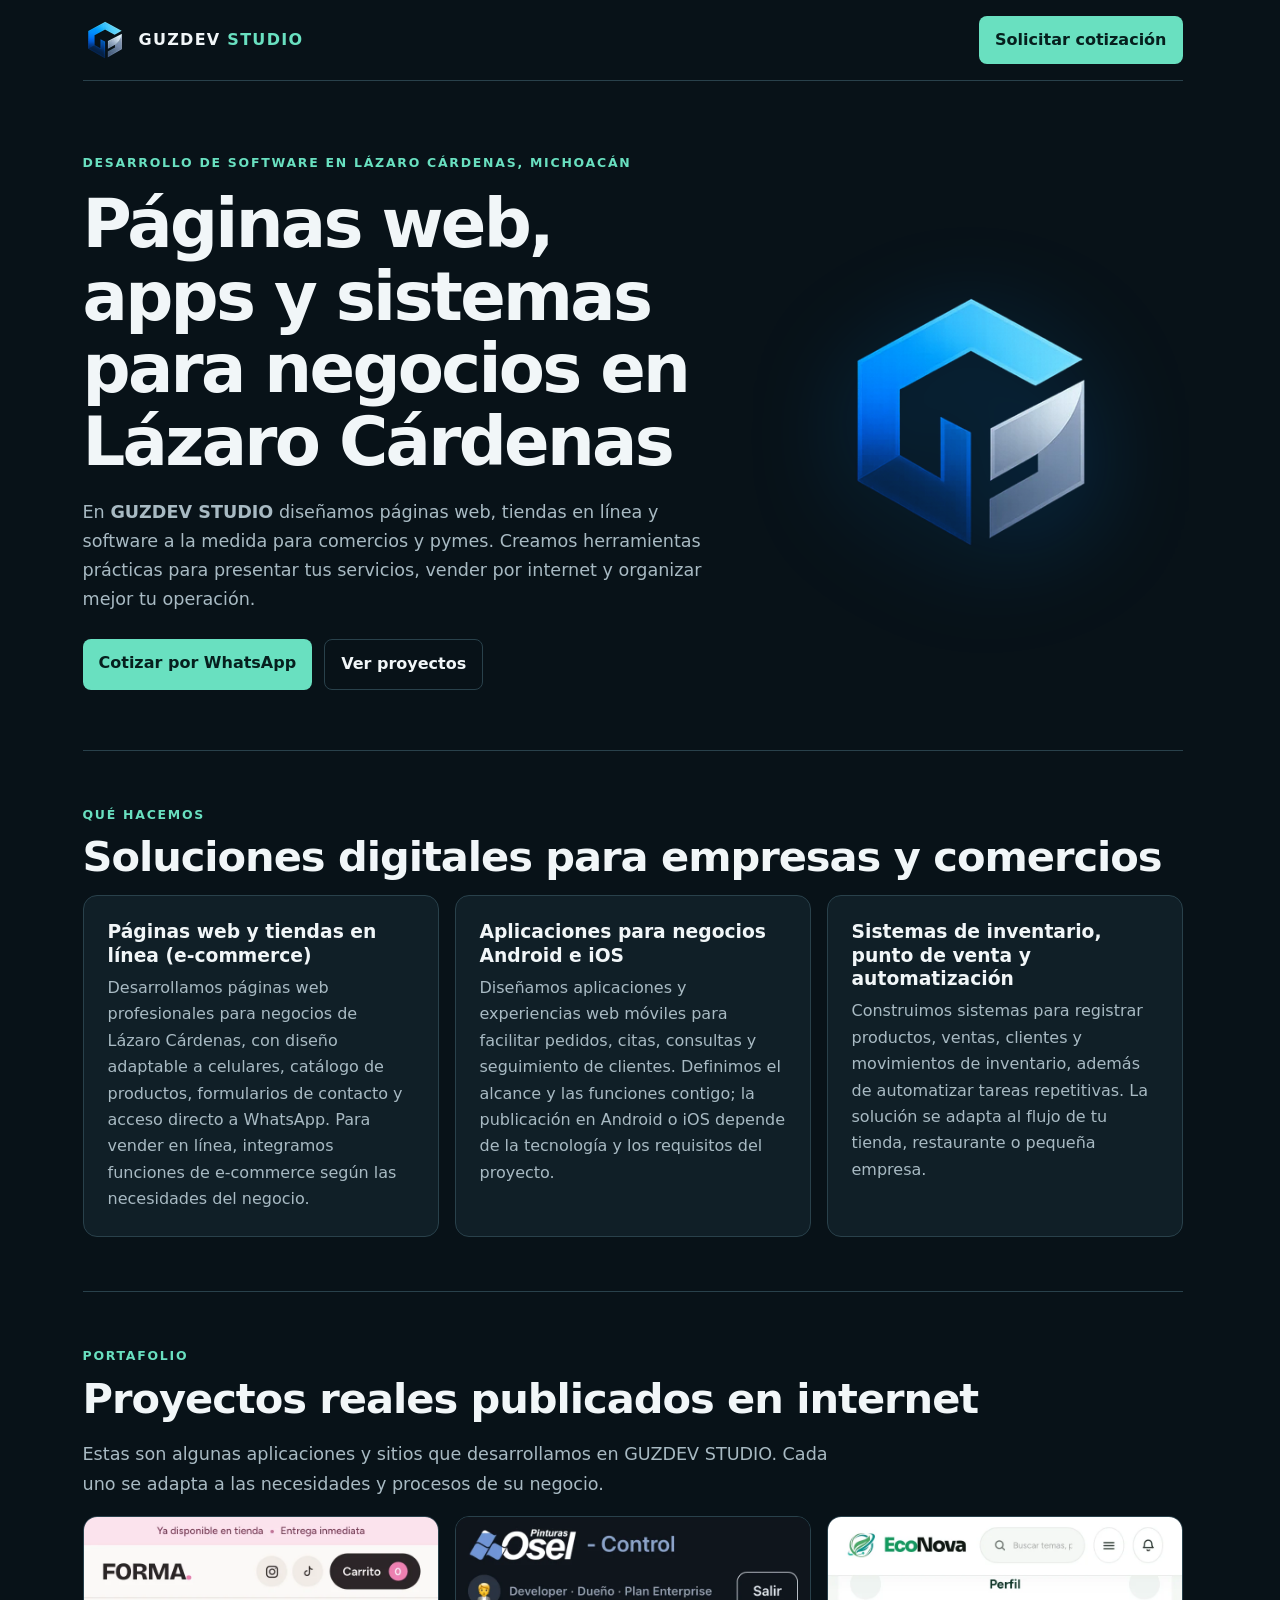
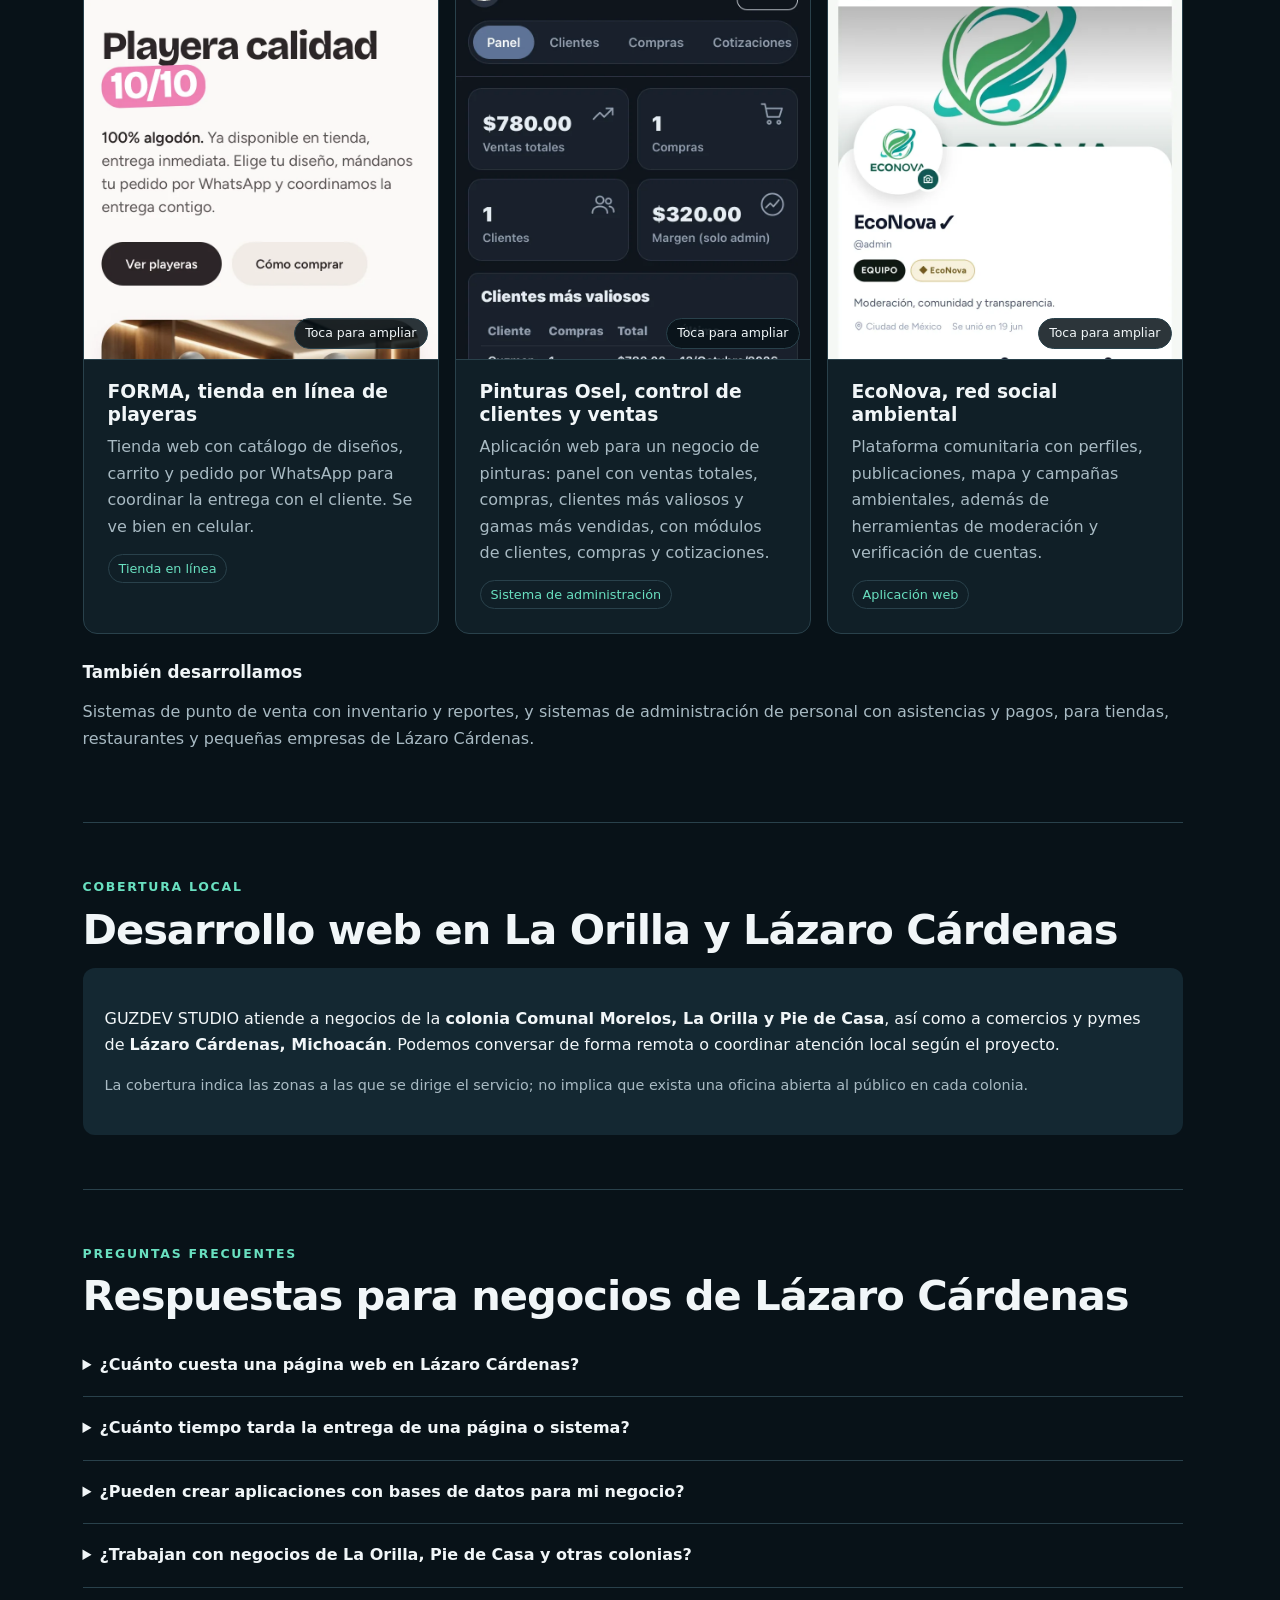
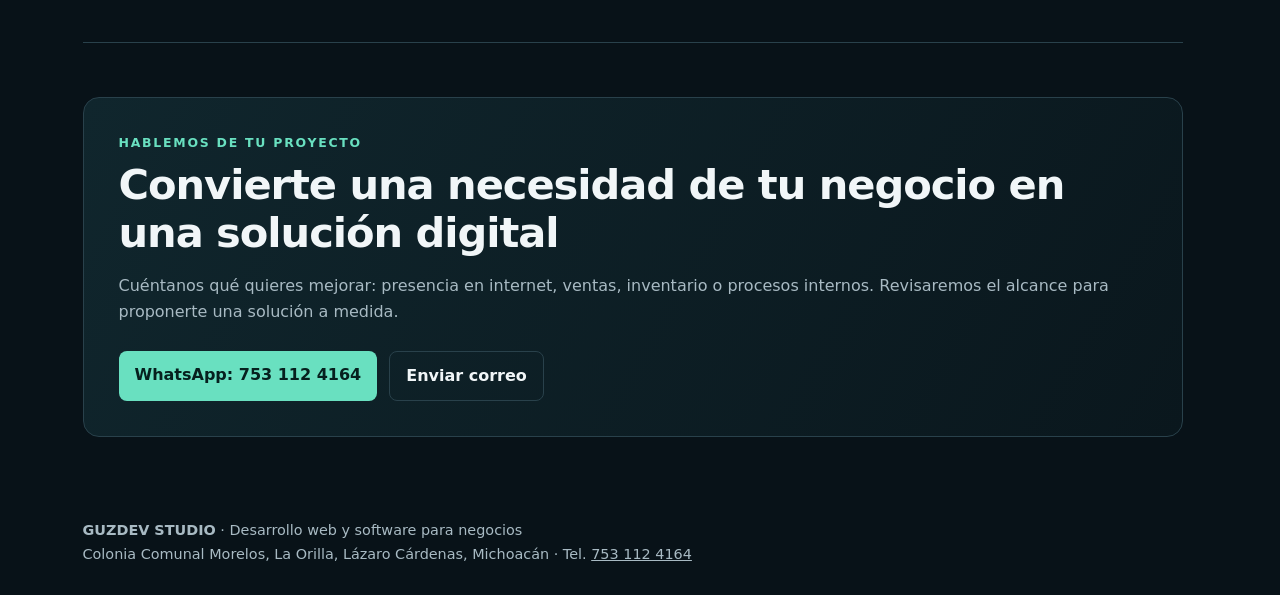
<file: index.html>
<!DOCTYPE html>
<html lang="es-MX">
<head>
<meta charset="UTF-8">
<meta name="viewport" content="width=device-width, initial-scale=1">
<title>Desarrollo web, apps y sistemas en Lázaro Cárdenas, Michoacán | GUZDEV STUDIO</title>
<meta name="description" content="GUZDEV STUDIO crea páginas web, tiendas en línea, apps y sistemas de inventario y punto de venta para negocios en Lázaro Cárdenas, Michoacán. Cotiza por WhatsApp.">
<meta name="robots" content="index,follow,max-image-preview:large">
<meta name="geo.region" content="MX-MIC">
<meta name="geo.placename" content="Lázaro Cárdenas, Michoacán">
<link rel="canonical" href="https://guzman181716-eng.github.io/portafolio-guzdev/">
<link rel="icon" type="image/png" sizes="48x48" href="[data-uri]">
<link rel="icon" type="image/png" sizes="192x192" href="[data-uri]">
<link rel="apple-touch-icon" href="[data-uri]">
<meta property="og:type" content="website">
<meta property="og:locale" content="es_MX">
<meta property="og:site_name" content="GUZDEV STUDIO">
<meta property="og:title" content="Desarrollo web, apps y sistemas en Lázaro Cárdenas | GUZDEV STUDIO">
<meta property="og:description" content="Páginas web, tiendas en línea, apps y sistemas hechos a la medida para negocios de Lázaro Cárdenas, Michoacán.">
<meta property="og:url" content="https://guzman181716-eng.github.io/portafolio-guzdev/">
<meta property="og:image" content="https://guzman181716-eng.github.io/portafolio-guzdev/assets/logo/og-image.png">
<meta property="og:image:width" content="1200">
<meta property="og:image:height" content="630">
<meta property="og:image:alt" content="Logotipo de GUZDEV STUDIO, desarrollo web en Lázaro Cárdenas">
<meta name="twitter:card" content="summary_large_image">
<meta name="twitter:title" content="Desarrollo web, apps y sistemas en Lázaro Cárdenas | GUZDEV STUDIO">
<meta name="twitter:description" content="Páginas web, tiendas en línea, apps y sistemas para negocios de Lázaro Cárdenas, Michoacán.">
<meta name="twitter:image" content="https://guzman181716-eng.github.io/portafolio-guzdev/assets/logo/og-image.png">
<meta name="theme-color" content="#0d3c43">
<script type="application/ld+json">
{
  "@context": "https://schema.org",
  "@type": "ProfessionalService",
  "@id": "https://guzman181716-eng.github.io/portafolio-guzdev/#business",
  "name": "GUZDEV STUDIO",
  "alternateName": "GUZDEV",
  "url": "https://guzman181716-eng.github.io/portafolio-guzdev/",
  "logo": "https://guzman181716-eng.github.io/portafolio-guzdev/assets/logo/logo-icon.png",
  "image": "https://guzman181716-eng.github.io/portafolio-guzdev/assets/logo/og-image.png",
  "telephone": "+52 753 112 4164",
  "email": "Guzman.martine@iCloud.com",
  "description": "Estudio de desarrollo web y software en Lázaro Cárdenas, Michoacán: páginas web autogestionables, tiendas en línea, aplicaciones, sistemas de inventario y punto de venta para comercios y pymes.",
  "address": {
    "@type": "PostalAddress",
    "streetAddress": "Colonia Comunal Morelos, La Orilla",
    "addressLocality": "Lázaro Cárdenas",
    "addressRegion": "Michoacán",
    "addressCountry": "MX"
  },
  "areaServed": [
    {"@type": "City", "name": "Lázaro Cárdenas", "containedInPlace": {"@type": "State", "name": "Michoacán"}},
    {"@type": "Place", "name": "Colonia Comunal Morelos, La Orilla, Lázaro Cárdenas, Michoacán"},
    {"@type": "Place", "name": "Pie de Casa, Lázaro Cárdenas, Michoacán"}
  ],
  "knowsAbout": [
    "Desarrollo de páginas web",
    "Tiendas en línea y comercio electrónico",
    "Aplicaciones móviles Android e iOS",
    "Sistemas de inventario y punto de venta",
    "Automatización de procesos comerciales"
  ],
  "hasOfferCatalog": {
    "@type": "OfferCatalog",
    "name": "Servicios de GUZDEV STUDIO",
    "itemListElement": [
      {"@type": "Offer", "itemOffered": {"@type": "Service", "name": "Páginas web y tiendas en línea en Lázaro Cárdenas"}},
      {"@type": "Offer", "itemOffered": {"@type": "Service", "name": "Aplicaciones para negocios Android e iOS"}},
      {"@type": "Offer", "itemOffered": {"@type": "Service", "name": "Sistemas de inventario, punto de venta y automatización comercial"}}
    ]
  }
}
</script>
<style>
:root{--bg:#081218;--panel:#101f27;--panel2:#142832;--text:#f1f6f8;--muted:#a8bac3;--line:#29414b;--accent:#69e0c0;--blue:#7bc6ff}
*{box-sizing:border-box}
html{scroll-behavior:smooth}
body{margin:0;background:var(--bg);color:var(--text);font-family:Inter,system-ui,-apple-system,"Segoe UI",sans-serif;line-height:1.65}
a{color:inherit}
a:focus-visible,summary:focus-visible{outline:3px solid var(--blue);outline-offset:3px;border-radius:6px}
.wrap{width:min(1100px,92%);margin:auto}
.nav{display:flex;align-items:center;justify-content:space-between;padding:16px 0;border-bottom:1px solid var(--line)}
.brand{display:flex;align-items:center;gap:12px;font-weight:800;letter-spacing:.08em;text-decoration:none}
.brand img{width:44px;height:44px;display:block}
.brand span{color:var(--accent)}
.nav a.cta,.button{background:var(--accent);color:#06201e;text-decoration:none;font-weight:800;border-radius:8px;padding:11px 16px;display:inline-block}
.hero{display:grid;grid-template-columns:minmax(0,1.5fr) minmax(0,1fr);gap:40px;align-items:center;padding:72px 0 60px;border:0}
.eyebrow{color:var(--accent);font-size:.78rem;font-weight:800;letter-spacing:.14em;text-transform:uppercase}
.hero h1{font-size:clamp(2.2rem,5.4vw,4.2rem);line-height:1.08;letter-spacing:-.04em;margin:14px 0 20px}
.hero p,.lead{font-size:1.1rem;color:var(--muted);max-width:760px}
.emblem{display:flex;justify-content:center}
.emblem img{width:min(320px,70%);height:auto;filter:drop-shadow(0 24px 50px rgba(0,140,255,.25))}
.actions{display:flex;gap:12px;flex-wrap:wrap;margin-top:25px}
.button.secondary{background:transparent;border:1px solid var(--line);color:var(--text)}
section{padding:54px 0;border-top:1px solid var(--line)}
h2{font-size:clamp(1.7rem,4vw,2.6rem);line-height:1.15;letter-spacing:-.025em;margin:8px 0 14px}
h3{line-height:1.25;margin:0 0 8px}
.grid{display:grid;grid-template-columns:repeat(3,minmax(0,1fr));gap:16px}
.card{background:var(--panel);border:1px solid var(--line);padding:24px;border-radius:14px}
.card p,.muted{color:var(--muted)}
.card p{margin:0}
.project{padding:0;overflow:hidden;display:flex;flex-direction:column}
.project figure{margin:0;background:var(--panel2);border-bottom:1px solid var(--line);aspect-ratio:4/5;overflow:hidden}
.project img{width:100%;height:100%;object-fit:cover;object-position:top;display:block}
.project .body{padding:20px 24px 24px}
.tag{display:inline-block;margin-top:14px;font-size:.8rem;color:var(--accent);border:1px solid var(--line);border-radius:999px;padding:3px 10px}
.more{margin-top:28px}
.more h3{font-size:1.05rem}
.area{background:var(--panel2);padding:22px;border-radius:12px}
.faq details{border-bottom:1px solid var(--line);padding:18px 0}
.faq summary{cursor:pointer;font-weight:750}
.faq p{margin:10px 0 0;color:var(--muted)}
.contact{background:linear-gradient(120deg,#10262d,#0a171d);padding:35px;border:1px solid var(--line);border-radius:16px}
.small{font-size:.9rem;color:var(--muted)}
footer{padding:28px 0;color:var(--muted);font-size:.9rem}
footer address{font-style:normal}

html{scrollbar-gutter:stable}
.zoom{all:unset;display:block;width:100%;height:100%;cursor:zoom-in;position:relative}
.zoom:focus-visible{outline:3px solid var(--blue);outline-offset:-3px}
.zoom::after{content:"Toca para ampliar";position:absolute;right:10px;bottom:10px;background:rgba(8,18,24,.85);color:var(--text);font-size:.78rem;padding:4px 10px;border-radius:999px;border:1px solid var(--line)}
.lb{position:fixed;inset:0;z-index:1000;background:rgba(4,10,14,.98);display:flex;align-items:center;justify-content:center;padding:64px 16px 16px;cursor:zoom-out}
.lb[hidden]{display:none}
.lb img{max-width:min(100%,828px);max-height:100%;width:auto;height:auto;object-fit:contain;border-radius:10px;cursor:default;box-shadow:0 20px 60px rgba(0,0,0,.6)}
.lb-x{position:absolute;top:max(14px,env(safe-area-inset-top,0px));right:14px;width:46px;height:46px;border-radius:50%;border:1px solid var(--line);background:var(--panel2);color:var(--text);display:flex;align-items:center;justify-content:center;cursor:pointer;padding:0}
.lb-x:hover{background:var(--accent);color:#06201e}
.lb-x:focus-visible{outline:3px solid var(--blue);outline-offset:3px}
@media(max-width:760px){.lb{padding:64px 8px 8px}}
@media(max-width:860px){.hero{grid-template-columns:1fr;padding-top:44px}.emblem{order:-1;justify-content:flex-start}.emblem img{width:120px}}
@media(max-width:760px){.grid{grid-template-columns:1fr}.nav{gap:14px}.nav .cta{font-size:.82rem}.brand img{width:38px;height:38px}}
@media(prefers-reduced-motion:reduce){html{scroll-behavior:auto}}
</style>
</head>
<body>
<header class="wrap nav">
  <a class="brand" href="#inicio" aria-label="GUZDEV STUDIO, inicio">
    <img src="[data-uri]" width="44" height="44" alt="Logotipo de GUZDEV STUDIO">
    <div>GUZDEV <span>STUDIO</span></div>
  </a>
  <a class="cta" href="#contacto">Solicitar cotización</a>
</header>
<main class="wrap">
  <section class="hero" id="inicio">
    <div>
      <div class="eyebrow">Desarrollo de software en Lázaro Cárdenas, Michoacán</div>
      <h1>Páginas web, apps y sistemas para negocios en Lázaro Cárdenas</h1>
      <p>En <strong>GUZDEV STUDIO</strong> diseñamos páginas web, tiendas en línea y software a la medida para comercios y pymes. Creamos herramientas prácticas para presentar tus servicios, vender por internet y organizar mejor tu operación.</p>
      <div class="actions">
        <a class="button" href="https://wa.me/527531124164?text=Hola%2C%20quiero%20cotizar%20un%20proyecto%20con%20GUZDEV%20STUDIO">Cotizar por WhatsApp</a>
        <a class="button secondary" href="#proyectos">Ver proyectos</a>
      </div>
    </div>
    <div class="emblem">
      <img src="[data-uri]" width="320" height="320" alt="Emblema de GUZDEV STUDIO, estudio de desarrollo web en Lázaro Cárdenas">
    </div>
  </section>

  <section id="servicios">
    <div class="eyebrow">Qué hacemos</div>
    <h2>Soluciones digitales para empresas y comercios</h2>
    <div class="grid">
      <article class="card">
        <h3>Páginas web y tiendas en línea (e-commerce)</h3>
        <p>Desarrollamos páginas web profesionales para negocios de Lázaro Cárdenas, con diseño adaptable a celulares, catálogo de productos, formularios de contacto y acceso directo a WhatsApp. Para vender en línea, integramos funciones de e-commerce según las necesidades del negocio.</p>
      </article>
      <article class="card">
        <h3>Aplicaciones para negocios Android e iOS</h3>
        <p>Diseñamos aplicaciones y experiencias web móviles para facilitar pedidos, citas, consultas y seguimiento de clientes. Definimos el alcance y las funciones contigo; la publicación en Android o iOS depende de la tecnología y los requisitos del proyecto.</p>
      </article>
      <article class="card">
        <h3>Sistemas de inventario, punto de venta y automatización</h3>
        <p>Construimos sistemas para registrar productos, ventas, clientes y movimientos de inventario, además de automatizar tareas repetitivas. La solución se adapta al flujo de tu tienda, restaurante o pequeña empresa.</p>
      </article>
    </div>
  </section>

  <section id="proyectos">
    <div class="eyebrow">Portafolio</div>
    <h2>Proyectos reales publicados en internet</h2>
    <p class="lead">Estas son algunas aplicaciones y sitios que desarrollamos en GUZDEV STUDIO. Cada uno se adapta a las necesidades y procesos de su negocio.</p>
    <div class="grid">
      <article class="card project">
        <figure>
          <button type="button" class="zoom" aria-label="Ampliar foto: Tienda en línea de playeras FORMA, desarrollada por GUZDEV STUDIO en Lázaro Cárdenas"><img src="[data-uri]" width="828" height="1415" loading="lazy" alt="Tienda en línea de playeras FORMA, desarrollada por GUZDEV STUDIO en Lázaro Cárdenas"></button>
        </figure>
        <div class="body">
          <h3>FORMA, tienda en línea de playeras</h3>
          <p>Tienda web con catálogo de diseños, carrito y pedido por WhatsApp para coordinar la entrega con el cliente. Se ve bien en celular.</p>
          <span class="tag">Tienda en línea</span>
        </div>
      </article>
      <article class="card project">
        <figure>
          <button type="button" class="zoom" aria-label="Ampliar foto: Panel de control de Pinturas Osel con ventas, clientes y compras, sistema desarrollado por GUZDEV STUDIO"><img src="[data-uri]" width="828" height="1415" loading="lazy" alt="Panel de control de Pinturas Osel con ventas, clientes y compras, sistema desarrollado por GUZDEV STUDIO"></button>
        </figure>
        <div class="body">
          <h3>Pinturas Osel, control de clientes y ventas</h3>
          <p>Aplicación web para un negocio de pinturas: panel con ventas totales, compras, clientes más valiosos y gamas más vendidas, con módulos de clientes, compras y cotizaciones.</p>
          <span class="tag">Sistema de administración</span>
        </div>
      </article>
      <article class="card project">
        <figure>
          <button type="button" class="zoom" aria-label="Ampliar foto: EcoNova, red social ambiental con perfiles, mapa y campañas, desarrollada por GUZDEV STUDIO"><img src="[data-uri]" width="828" height="1588" loading="lazy" alt="EcoNova, red social ambiental con perfiles, mapa y campañas, desarrollada por GUZDEV STUDIO"></button>
        </figure>
        <div class="body">
          <h3>EcoNova, red social ambiental</h3>
          <p>Plataforma comunitaria con perfiles, publicaciones, mapa y campañas ambientales, además de herramientas de moderación y verificación de cuentas.</p>
          <span class="tag">Aplicación web</span>
        </div>
      </article>
    </div>
    <div class="more">
      <h3>También desarrollamos</h3>
      <p class="muted">Sistemas de punto de venta con inventario y reportes, y sistemas de administración de personal con asistencias y pagos, para tiendas, restaurantes y pequeñas empresas de Lázaro Cárdenas.</p>
    </div>
  </section>

  <section id="cobertura">
    <div class="eyebrow">Cobertura local</div>
    <h2>Desarrollo web en La Orilla y Lázaro Cárdenas</h2>
    <div class="area">
      <p>GUZDEV STUDIO atiende a negocios de la <strong>colonia Comunal Morelos, La Orilla y Pie de Casa</strong>, así como a comercios y pymes de <strong>Lázaro Cárdenas, Michoacán</strong>. Podemos conversar de forma remota o coordinar atención local según el proyecto.</p>
      <p class="small">La cobertura indica las zonas a las que se dirige el servicio; no implica que exista una oficina abierta al público en cada colonia.</p>
    </div>
  </section>

  <section id="faq" class="faq">
    <div class="eyebrow">Preguntas frecuentes</div>
    <h2>Respuestas para negocios de Lázaro Cárdenas</h2>
    <details><summary>¿Cuánto cuesta una página web en Lázaro Cárdenas?</summary><p>El costo depende del número de secciones, las funciones y si requiere catálogo, pagos o administración. Después de conocer tu objetivo, GUZDEV STUDIO prepara una cotización con alcance y precio definidos.</p></details>
    <details><summary>¿Cuánto tiempo tarda la entrega de una página o sistema?</summary><p>El plazo depende del alcance y de la entrega de textos, imágenes y accesos. Antes de iniciar se acuerdan las funciones, las etapas y una fecha estimada de entrega.</p></details>
    <details><summary>¿Pueden crear aplicaciones con bases de datos para mi negocio?</summary><p>Sí. Se pueden desarrollar aplicaciones conectadas a bases de datos para administrar clientes, inventario, ventas o registros, con permisos y funciones definidos según las necesidades del negocio.</p></details>
    <details><summary>¿Trabajan con negocios de La Orilla, Pie de Casa y otras colonias?</summary><p>Sí. GUZDEV STUDIO atiende comercios y pymes de La Orilla, Comunal Morelos, Pie de Casa y el municipio de Lázaro Cárdenas, Michoacán.</p></details>
  </section>

  <section id="contacto">
    <div class="contact">
      <div class="eyebrow">Hablemos de tu proyecto</div>
      <h2>Convierte una necesidad de tu negocio en una solución digital</h2>
      <p class="muted">Cuéntanos qué quieres mejorar: presencia en internet, ventas, inventario o procesos internos. Revisaremos el alcance para proponerte una solución a medida.</p>
      <div class="actions">
        <a class="button" href="https://wa.me/527531124164?text=Hola%2C%20quiero%20informaci%C3%B3n%20sobre%20los%20servicios%20de%20GUZDEV%20STUDIO">WhatsApp: 753 112 4164</a>
        <a class="button secondary" href="mailto:Guzman.martine@iCloud.com">Enviar correo</a>
      </div>
    </div>
  </section>
</main>
<footer class="wrap">
  <address>
    <strong>GUZDEV STUDIO</strong> · Desarrollo web y software para negocios<br>
    Colonia Comunal Morelos, La Orilla, Lázaro Cárdenas, Michoacán · Tel. <a href="tel:+527531124164">753 112 4164</a>
  </address>
</footer>
<div class="lb" id="lb" hidden role="dialog" aria-modal="true" aria-label="Foto ampliada">
  <button type="button" class="lb-x" id="lbx" aria-label="Cerrar foto"><svg width="22" height="22" viewBox="0 0 24 24" fill="none" stroke="currentColor" stroke-width="2.4" stroke-linecap="round" aria-hidden="true"><path d="M5 5l14 14M19 5L5 19"/></svg></button>
  <img id="lbimg" alt="">
</div>
<script>
(function(){
  var lb=document.getElementById('lb'),im=document.getElementById('lbimg'),x=document.getElementById('lbx'),last=null,y=0;
  function open(btn){
    var src=btn.querySelector('img');
    last=btn; y=window.scrollY||document.documentElement.scrollTop;
    im.src=src.src; im.alt=src.alt; lb.hidden=false;
    document.body.style.cssText='position:fixed;top:-'+y+'px;left:0;right:0;width:100%';
    x.focus();
  }
  function close(){
    if(lb.hidden)return;
    lb.hidden=true; im.removeAttribute('src');
    document.body.style.cssText='';
    window.scrollTo({top:y,left:0,behavior:'instant'});
    if(last)last.focus({preventScroll:true});
  }
  document.querySelectorAll('.zoom').forEach(function(b){b.addEventListener('click',function(){open(b)})});
  x.addEventListener('click',close);
  lb.addEventListener('click',function(e){if(e.target===lb)close()});
  document.addEventListener('keydown',function(e){if(e.key==='Escape')close()});
})();
</script>
<script type="application/ld+json">
{
  "@context":"https://schema.org",
  "@type":"FAQPage",
  "mainEntity":[
    {"@type":"Question","name":"¿Cuánto cuesta una página web en Lázaro Cárdenas?","acceptedAnswer":{"@type":"Answer","text":"El costo depende del número de secciones, las funciones y si requiere catálogo, pagos o administración. Después de conocer tu objetivo, GUZDEV STUDIO prepara una cotización con alcance y precio definidos."}},
    {"@type":"Question","name":"¿Cuánto tiempo tarda la entrega de una página o sistema?","acceptedAnswer":{"@type":"Answer","text":"El plazo depende del alcance y de la entrega de textos, imágenes y accesos. Antes de iniciar se acuerdan las funciones, las etapas y una fecha estimada de entrega."}},
    {"@type":"Question","name":"¿Pueden crear aplicaciones con bases de datos para mi negocio?","acceptedAnswer":{"@type":"Answer","text":"Sí. Se pueden desarrollar aplicaciones conectadas a bases de datos para administrar clientes, inventario, ventas o registros, con permisos y funciones definidos según las necesidades del negocio."}},
    {"@type":"Question","name":"¿Trabajan con negocios de La Orilla, Pie de Casa y otras colonias?","acceptedAnswer":{"@type":"Answer","text":"Sí. GUZDEV STUDIO atiende comercios y pymes de La Orilla, Comunal Morelos, Pie de Casa y el municipio de Lázaro Cárdenas, Michoacán."}}
  ]
}
</script>
</body>
</html>
</file>
